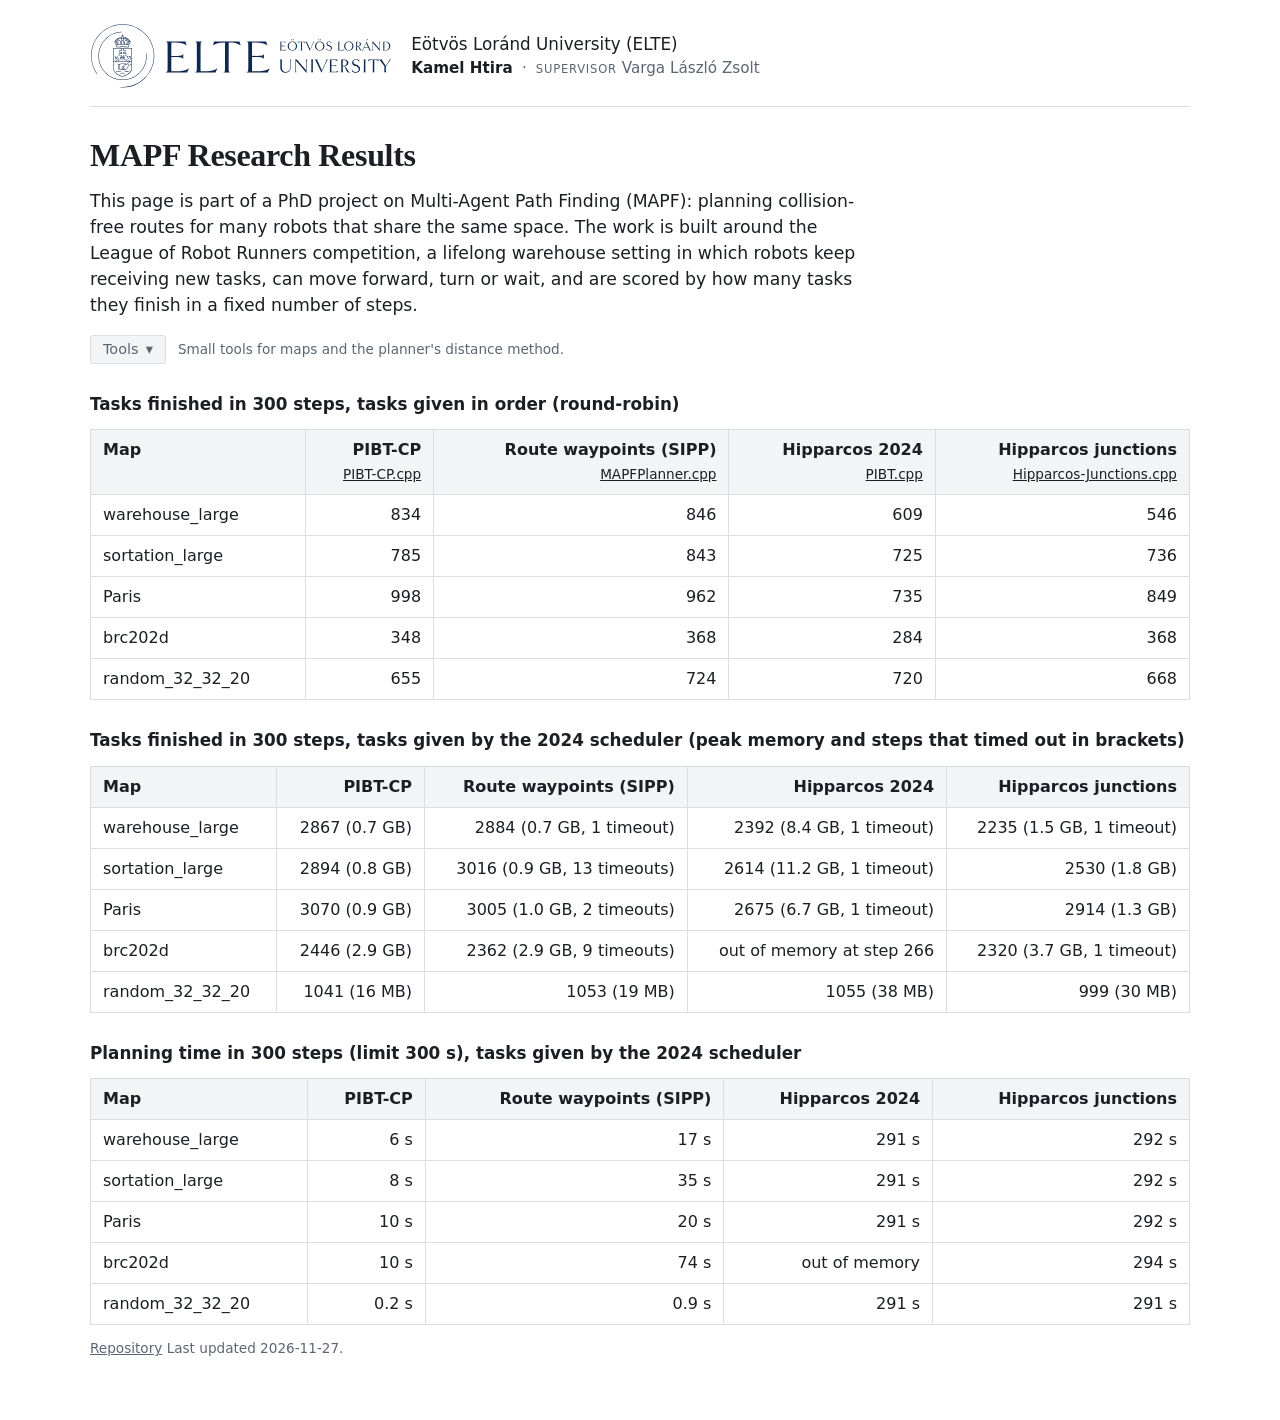
<file: index.html>
<!doctype html>
<html lang="en">
<head>
  <meta charset="utf-8">
  <meta name="viewport" content="width=device-width, initial-scale=1">
  <title>MAPF Research Results</title>
  <link rel="stylesheet" href="css/style.css">
</head>
<body>
  <main>
    <header id="masthead" class="masthead"></header>
    <h1 id="title"></h1>
    <p id="description" class="lead"></p>
    <p class="small toolbar"><span id="toolmenu"></span><span>Small tools for maps and the planner's distance method.</span></p>

    <section id="comparison">
      <h3>Tasks finished in 300 steps, tasks given in order (round-robin)</h3>
      <div class="table-wrap"><table>
        <thead><tr><th>Map</th><th class="num">PIBT-CP<br><a href="downloads/algorithms/PIBT-CP.cpp" download>PIBT-CP.cpp</a></th><th class="num">Route waypoints (SIPP)<br><a href="downloads/algorithms/waypoints_sipp_MAPFPlanner.cpp" download>MAPFPlanner.cpp</a></th><th class="num">Hipparcos 2024<br><a href="downloads/algorithms/hipparcos_PIBT.cpp" download>PIBT.cpp</a></th><th class="num">Hipparcos junctions<br><a href="downloads/algorithms/Hipparcos-Junctions.cpp" download>Hipparcos-Junctions.cpp</a></th></tr></thead>
        <tbody>
          <tr><td>warehouse_large</td><td class="num">834</td><td class="num">846</td><td class="num">609</td><td class="num">546</td></tr>
          <tr><td>sortation_large</td><td class="num">785</td><td class="num">843</td><td class="num">725</td><td class="num">736</td></tr>
          <tr><td>Paris</td><td class="num">998</td><td class="num">962</td><td class="num">735</td><td class="num">849</td></tr>
          <tr><td>brc202d</td><td class="num">348</td><td class="num">368</td><td class="num">284</td><td class="num">368</td></tr>
          <tr><td>random_32_32_20</td><td class="num">655</td><td class="num">724</td><td class="num">720</td><td class="num">668</td></tr>
        </tbody>
      </table></div>

      <h3>Tasks finished in 300 steps, tasks given by the 2024 scheduler (peak memory and steps that timed out in brackets)</h3>
      <div class="table-wrap"><table>
        <thead><tr><th>Map</th><th class="num">PIBT-CP</th><th class="num">Route waypoints (SIPP)</th><th class="num">Hipparcos 2024</th><th class="num">Hipparcos junctions</th></tr></thead>
        <tbody>
          <tr><td>warehouse_large</td><td class="num">2867 (0.7 GB)</td><td class="num">2884 (0.7 GB, 1 timeout)</td><td class="num">2392 (8.4 GB, 1 timeout)</td><td class="num">2235 (1.5 GB, 1 timeout)</td></tr>
          <tr><td>sortation_large</td><td class="num">2894 (0.8 GB)</td><td class="num">3016 (0.9 GB, 13 timeouts)</td><td class="num">2614 (11.2 GB, 1 timeout)</td><td class="num">2530 (1.8 GB)</td></tr>
          <tr><td>Paris</td><td class="num">3070 (0.9 GB)</td><td class="num">3005 (1.0 GB, 2 timeouts)</td><td class="num">2675 (6.7 GB, 1 timeout)</td><td class="num">2914 (1.3 GB)</td></tr>
          <tr><td>brc202d</td><td class="num">2446 (2.9 GB)</td><td class="num">2362 (2.9 GB, 9 timeouts)</td><td class="num">out of memory at step 266</td><td class="num">2320 (3.7 GB, 1 timeout)</td></tr>
          <tr><td>random_32_32_20</td><td class="num">1041 (16 MB)</td><td class="num">1053 (19 MB)</td><td class="num">1055 (38 MB)</td><td class="num">999 (30 MB)</td></tr>
        </tbody>
      </table></div>

      <h3>Planning time in 300 steps (limit 300 s), tasks given by the 2024 scheduler</h3>
      <div class="table-wrap"><table>
        <thead><tr><th>Map</th><th class="num">PIBT-CP</th><th class="num">Route waypoints (SIPP)</th><th class="num">Hipparcos 2024</th><th class="num">Hipparcos junctions</th></tr></thead>
        <tbody>
          <tr><td>warehouse_large</td><td class="num">6 s</td><td class="num">17 s</td><td class="num">291 s</td><td class="num">292 s</td></tr>
          <tr><td>sortation_large</td><td class="num">8 s</td><td class="num">35 s</td><td class="num">291 s</td><td class="num">292 s</td></tr>
          <tr><td>Paris</td><td class="num">10 s</td><td class="num">20 s</td><td class="num">291 s</td><td class="num">292 s</td></tr>
          <tr><td>brc202d</td><td class="num">10 s</td><td class="num">74 s</td><td class="num">out of memory</td><td class="num">294 s</td></tr>
          <tr><td>random_32_32_20</td><td class="num">0.2 s</td><td class="num">0.9 s</td><td class="num">291 s</td><td class="num">291 s</td></tr>
        </tbody>
      </table></div>
    </section>

    <p class="small"><a id="repo-link" href="#">Repository</a> <span id="updated"></span></p>

    <!-- earlier results page, hidden for now; the script fills it in as before -->
    <div id="earlier-results" hidden>
    <div id="tabs" class="tabs" role="tablist" aria-label="Map"></div>
    <p id="map-note" class="small"></p>
    <div id="metric" class="metric"><span class="small">Show</span></div>
    <p id="metric-note" class="small"></p>
    <div class="table-wrap"><table id="results"></table></div>

    <section id="experiments"></section>

    <p id="setup" class="small"></p>
    </div>
  </main>

  <noscript><p>This page needs JavaScript to show the results.</p></noscript>
  <script src="data/results.js"></script>
  <script src="data/timing.js"></script>
  <script src="data/experiments.js"></script>
  <script src="js/app.js"></script>
  <script src="js/toolmenu.js"></script>
</body>
</html>
</file>
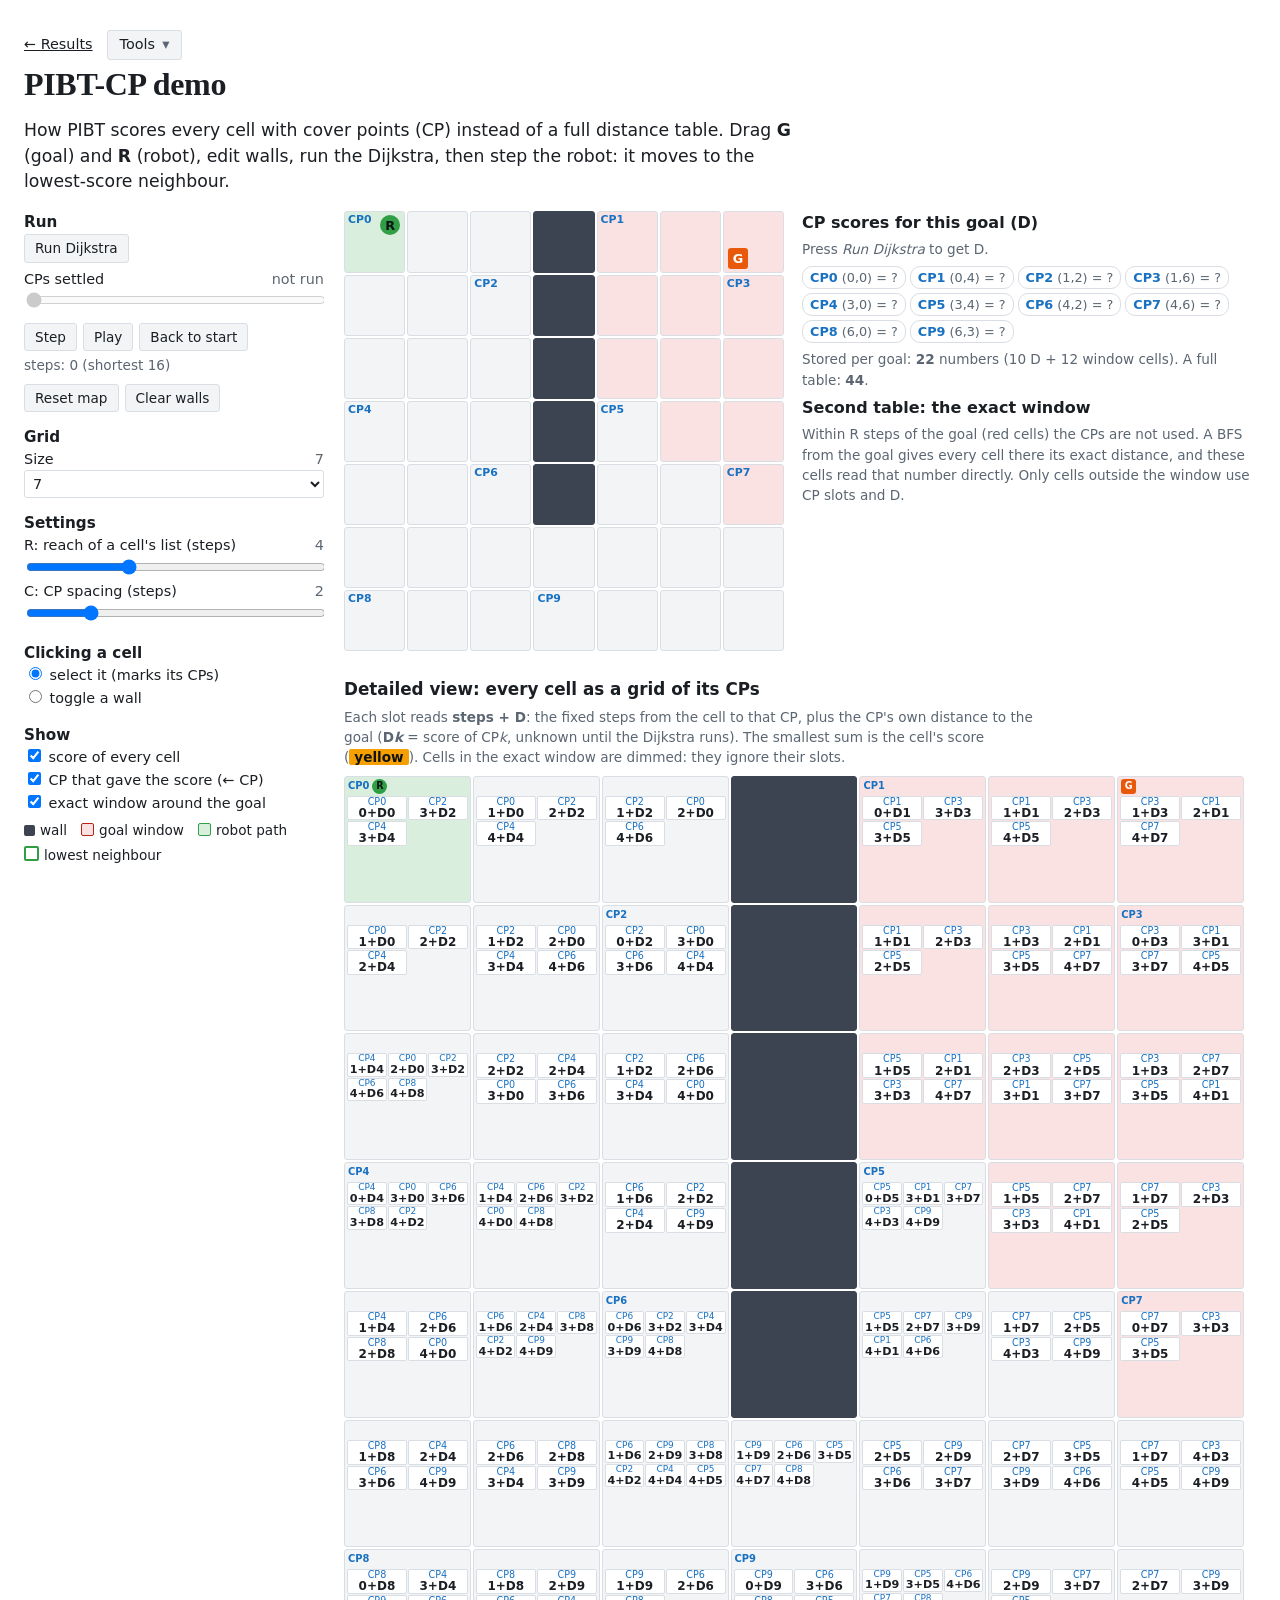
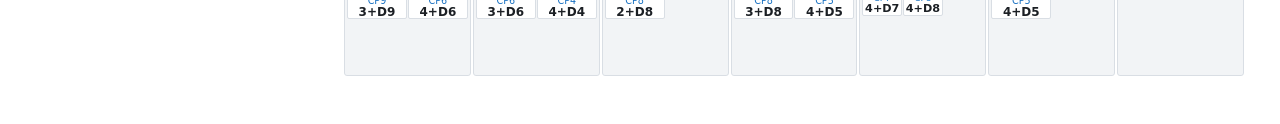
<file: tools/coverdemo.html>
<!doctype html>
<html lang="en">
<head>
  <meta charset="utf-8">
  <meta name="viewport" content="width=device-width, initial-scale=1">
  <title>PIBT-CP demo | MAPF Research Results</title>
  <link rel="stylesheet" href="../css/style.css">
  <link rel="stylesheet" href="../css/tools.css">
</head>
<body>
  <main class="wide">
    <p class="toolnav"><a href="../index.html">&larr; Results</a> <span id="toolmenu"></span></p>
    <h1>PIBT-CP demo</h1>
    <p class="lead">How PIBT scores every cell with cover points (CP) instead of a full distance table. Drag <strong>G</strong> (goal) and <strong>R</strong> (robot), edit walls, run the Dijkstra, then step the robot: it moves to the lowest-score neighbour.</p>

    <div class="tool">
      <div class="panel">
        <div>
          <h2>Run</h2>
          <div class="btns"><button id="run" type="button">Run Dijkstra</button></div>
          <label style="margin-top:6px">CPs settled <span class="val" id="dkv"></span><input id="dk" type="range" min="0" max="0" value="0" disabled></label>
          <div class="btns" style="margin-top:8px"><button id="step" type="button">Step</button><button id="play" type="button">Play</button><button id="home" type="button">Back to start</button></div>
          <p id="steps" class="small" style="margin:4px 0 0"></p>
          <p id="rnote" class="small" style="margin:2px 0 0"></p>
          <div class="btns" style="margin-top:8px"><button id="reset" type="button">Reset map</button><button id="clear" type="button">Clear walls</button></div>
        </div>
        <div>
          <h2>Grid</h2>
          <label>Size <span class="val" id="nv"></span>
            <select id="size" aria-label="Grid size"><option>5</option><option>6</option><option selected>7</option><option>8</option><option>9</option><option>10</option></select></label>
        </div>
        <div>
          <h2>Settings</h2>
          <label>R: reach of a cell's list (steps) <span class="val" id="rv"></span><input id="rr" type="range" min="1" max="10" value="4"></label>
          <label>C: CP spacing (steps) <span class="val" id="cv"></span><input id="cc" type="range" min="1" max="6" value="2"></label>
        </div>
        <div>
          <h2>Clicking a cell</h2>
          <label><input type="radio" name="mode" value="select" checked> select it (marks its CPs)</label>
          <label><input type="radio" name="mode" value="wall"> toggle a wall</label>
        </div>
        <div>
          <h2>Show</h2>
          <label><input id="show-scores" type="checkbox" checked> score of every cell</label>
          <label><input id="show-via" type="checkbox" checked> CP that gave the score (&larr; CP)</label>
          <label><input id="show-win" type="checkbox" checked> exact window around the goal</label>
          <div class="legend" style="margin-top:6px">
            <span><i class="k-wall"></i>wall</span><span><i class="k-win"></i>goal window</span>
            <span><i class="k-trail"></i>robot path</span><span><i class="k-best"></i>lowest neighbour</span>
          </div>
        </div>
      </div>

      <div>
        <div class="demo-top">
          <div class="gridwrap"><div id="grid" class="dgrid simple" role="grid" aria-label="Demo grid"></div></div>
          <div class="side">
            <h3>CP scores for this goal (D)</h3>
            <p id="dnote" class="small"></p>
            <div id="darray" class="chips"></div>
            <p id="nums" class="small"></p>
            <h3>Second table: the exact window</h3>
            <p class="small">Within R steps of the goal (red cells) the CPs are not used. A BFS from the goal gives every cell there its exact distance, and these cells read that number directly. Only cells outside the window use CP slots and D.</p>
          </div>
        </div>

        <h2 class="dh">Detailed view: every cell as a grid of its CPs</h2>
        <p class="small keyline">Each slot reads <strong>steps + D</strong>: the fixed steps from the cell to that CP, plus the CP's own distance to the goal (<strong>D<i>k</i></strong> = score of CP<i>k</i>, unknown until the Dijkstra runs). The smallest sum is the cell's score (<span class="kslot">yellow</span>). Cells in the exact window are dimmed: they ignore their slots.</p>
        <div class="gridwrap wide2"><div id="grid2" class="dgrid detail" role="grid" aria-label="Detailed grid"></div></div>
      </div>
    </div>
  </main>
  <div id="ghost" class="ghost" hidden></div>
  <script src="../js/toolmenu.js"></script>
  <script src="../js/coverdemo.js"></script>
</body>
</html>
</file>
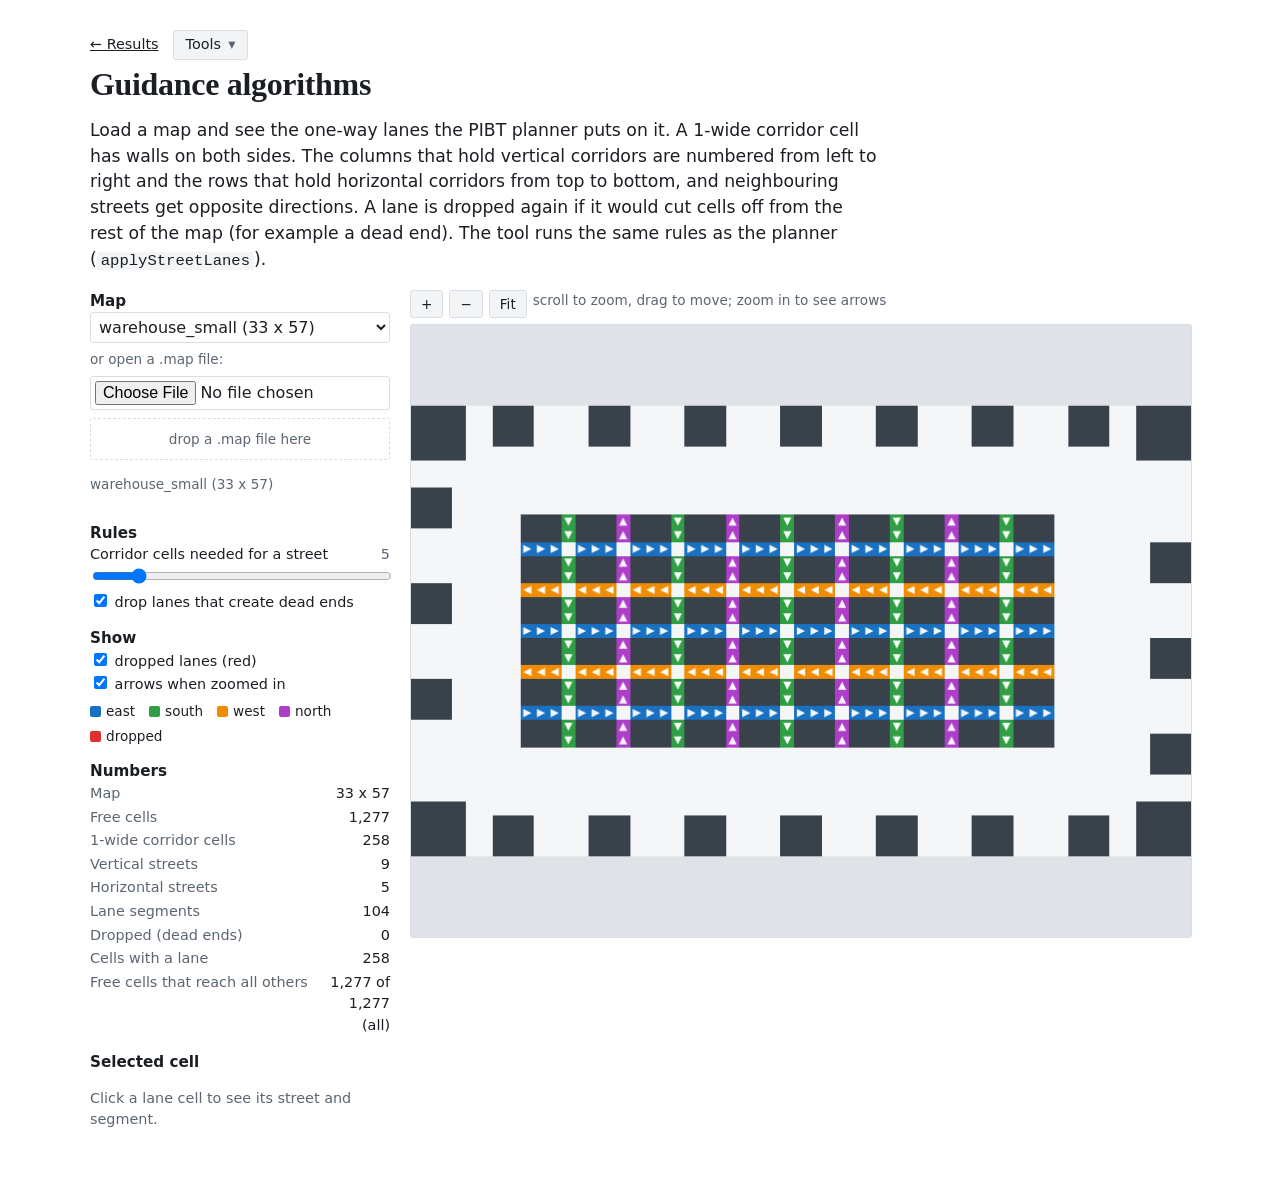
<file: tools/lanes.html>
<!doctype html>
<html lang="en">
<head>
  <meta charset="utf-8">
  <meta name="viewport" content="width=device-width, initial-scale=1">
  <title>Guidance algorithms | MAPF Research Results</title>
  <link rel="stylesheet" href="../css/style.css">
  <link rel="stylesheet" href="../css/tools.css">
</head>
<body>
  <main>
    <p class="toolnav"><a href="../index.html">&larr; Results</a> <span id="toolmenu"></span></p>
    <h1>Guidance algorithms</h1>
    <p class="lead">Load a map and see the one-way lanes the PIBT planner puts on it. A 1-wide corridor cell has walls on both sides. The columns that hold vertical corridors are numbered from left to right and the rows that hold horizontal corridors from top to bottom, and neighbouring streets get opposite directions. A lane is dropped again if it would cut cells off from the rest of the map (for example a dead end). The tool runs the same rules as the planner (<code>applyStreetLanes</code>).</p>

    <div class="tool">
      <div class="panel">
        <div>
          <h2>Map</h2>
          <select id="sample" aria-label="Sample map"></select>
          <p class="small" style="margin:6px 0">or open a .map file:</p>
          <input id="file" type="file" accept=".map,.txt">
          <div id="drop" class="drop" style="margin-top:8px">drop a .map file here</div>
          <p id="status" class="small"></p>
        </div>
        <div>
          <h2>Rules</h2>
          <label>Corridor cells needed for a street <span class="val" id="mv"></span><input id="min" type="range" min="1" max="30" value="5"></label>
          <label><input id="prune" type="checkbox" checked> drop lanes that create dead ends</label>
        </div>
        <div>
          <h2>Show</h2>
          <label><input id="show-dropped" type="checkbox" checked> dropped lanes (red)</label>
          <label><input id="show-arrows" type="checkbox" checked> arrows when zoomed in</label>
          <div class="legend" style="margin-top:6px">
            <span><i style="background:#1971c2"></i>east</span><span><i style="background:#2f9e44"></i>south</span>
            <span><i style="background:#f08c00"></i>west</span><span><i style="background:#ae3ec9"></i>north</span>
            <span><i style="background:#e03131"></i>dropped</span>
          </div>
        </div>
        <div>
          <h2>Numbers</h2>
          <dl class="stats" id="stats"></dl>
        </div>
        <div>
          <h2>Selected cell</h2>
          <p id="info" class="info small">Click a lane cell to see its street and segment.</p>
        </div>
      </div>
      <div>
        <div class="btns" style="margin-bottom:6px"><button id="zin" type="button">+</button><button id="zout" type="button">&minus;</button><button id="fit" type="button">Fit</button><span class="small">scroll to zoom, drag to move; zoom in to see arrows</span></div>
        <div class="stage"><canvas id="canvas"></canvas><div id="hover" class="hover" hidden></div></div>
      </div>
    </div>
  </main>
  <script src="../js/toolmenu.js"></script>
  <script src="../js/maptools.js"></script>
  <script src="../js/lanes.js"></script>
</body>
</html>
</file>
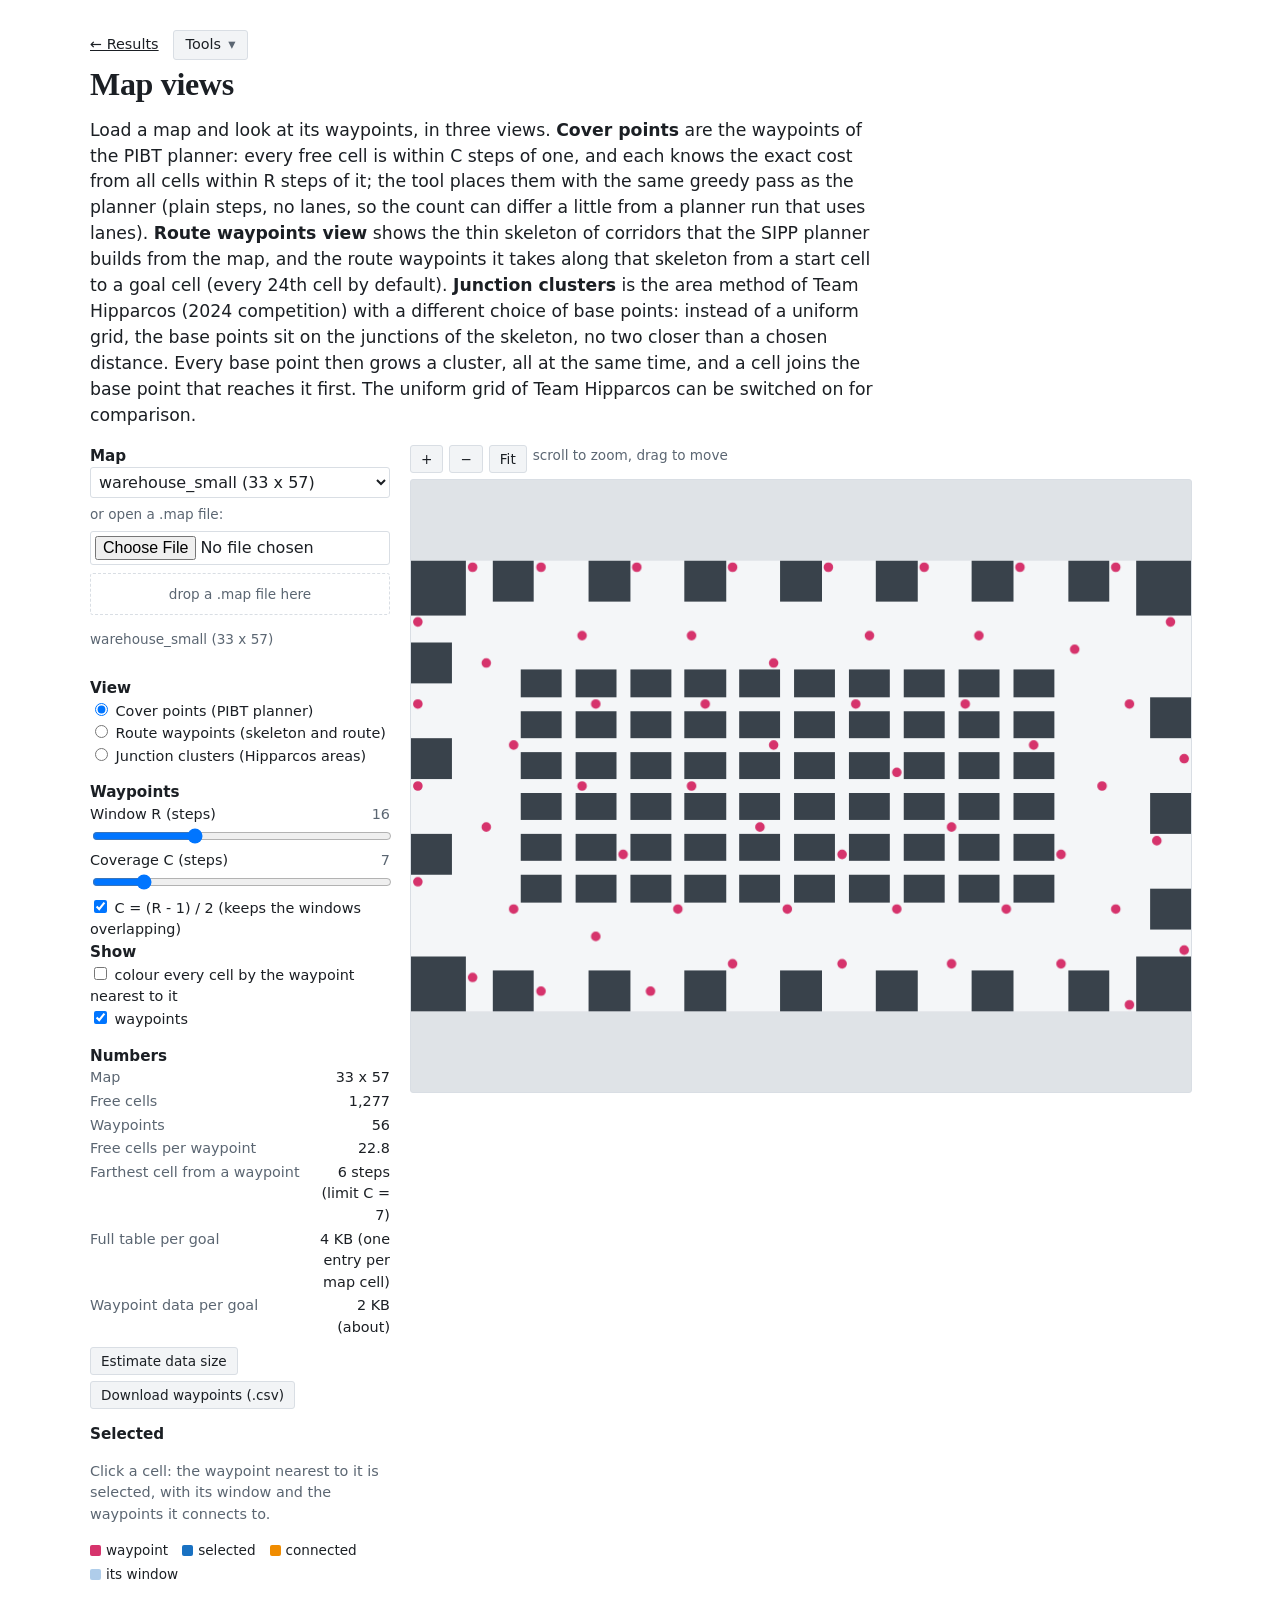
<file: tools/waypoints.html>
<!doctype html>
<html lang="en">
<head>
  <meta charset="utf-8">
  <meta name="viewport" content="width=device-width, initial-scale=1">
  <title>Map views | MAPF Research Results</title>
  <link rel="stylesheet" href="../css/style.css">
  <link rel="stylesheet" href="../css/tools.css">
</head>
<body>
  <main>
    <p class="toolnav"><a href="../index.html">&larr; Results</a> <span id="toolmenu"></span></p>
    <h1>Map views</h1>
    <p class="lead">Load a map and look at its waypoints, in three views. <strong>Cover points</strong> are the waypoints of the PIBT planner: every free cell is within C steps of one, and each knows the exact cost from all cells within R steps of it; the tool places them with the same greedy pass as the planner (plain steps, no lanes, so the count can differ a little from a planner run that uses lanes). <strong>Route waypoints view</strong> shows the thin skeleton of corridors that the SIPP planner builds from the map, and the route waypoints it takes along that skeleton from a start cell to a goal cell (every 24th cell by default). <strong>Junction clusters</strong> is the area method of Team Hipparcos (2024 competition) with a different choice of base points: instead of a uniform grid, the base points sit on the junctions of the skeleton, no two closer than a chosen distance. Every base point then grows a cluster, all at the same time, and a cell joins the base point that reaches it first. The uniform grid of Team Hipparcos can be switched on for comparison.</p>

    <div class="tool">
      <div class="panel">
        <div>
          <h2>Map</h2>
          <select id="sample" aria-label="Sample map"></select>
          <p class="small" style="margin:6px 0">or open a .map file:</p>
          <input id="file" type="file" accept=".map,.txt">
          <div id="drop" class="drop" style="margin-top:8px">drop a .map file here</div>
          <p id="status" class="small"></p>
        </div>
        <div>
          <h2>View</h2>
          <label><input type="radio" name="mode" value="cover" checked> Cover points (PIBT planner)</label>
          <label><input type="radio" name="mode" value="sup"> Route waypoints (skeleton and route)</label>
          <label><input type="radio" name="mode" value="graph"> Junction clusters (Hipparcos areas)</label>
          <label style="display:none"><input type="radio" name="mode" value="dyn"> Dynamic cover points (denser at junctions, sparser in open areas)</label>
        </div>
        <div id="cover-panel">
        <div>
          <h2>Waypoints</h2>
          <label>Window R (steps) <span class="val" id="rv"></span><input id="r" type="range" min="4" max="40" value="16"></label>
          <label>Coverage C (steps) <span class="val" id="cv"></span><input id="c" type="range" min="1" max="40" value="7"></label>
          <label><input id="auto" type="checkbox" checked> C = (R - 1) / 2 (keeps the windows overlapping)</label>
        </div>
        <div>
          <h2>Show</h2>
          <label><input id="show-cov" type="checkbox"> colour every cell by the waypoint nearest to it</label>
          <label><input id="show-wp" type="checkbox" checked> waypoints</label>
        </div>
        </div>
        <div id="dyn-panel" hidden>
          <h2>Dynamic density</h2>
          <p class="small" style="margin:0 0 6px">C is the default radius. Each rule changes the radius a point covers, in percent of C. The radius never goes above R / 2 (neighbouring points must stay within R of each other) or below 2.</p>
          <label><input id="d-seed" type="checkbox" checked> a point on every junction of the skeleton</label>
          <label>Dense zone around junctions (steps) <span class="val" id="dzv"></span><input id="d-zone" type="range" min="0" max="16" value="6"></label>
          <label>Radius in that zone (% of C) <span class="val" id="djv"></span><input id="d-juncp" type="range" min="30" max="100" value="50"></label>
          <label><input id="d-wall" type="checkbox" checked> denser at thin walls (cells whose nearby cells need a detour)</label>
          <label>Radius there (% of C) <span class="val" id="dwv"></span><input id="d-wallp" type="range" min="30" max="100" value="60"></label>
          <label>Open area: clearance from obstacles at least <span class="val" id="dcv"></span><input id="d-opencl" type="range" min="2" max="8" value="4"></label>
          <label>Radius in open areas (% of C) <span class="val" id="dov"></span><input id="d-openp" type="range" min="100" max="300" value="160"></label>
          <label>Radius in corridors (% of C) <span class="val" id="dkv"></span><input id="d-corrp" type="range" min="100" max="250" value="130"></label>
        </div>
        <div id="sup-panel" hidden>
          <h2>Skeleton and route</h2>
          <label>Waypoint step (cells) <span class="val" id="sv"></span><input id="step" type="range" min="8" max="48" value="24"></label>
          <label><input id="show-skel" type="checkbox" checked> skeleton (what stays of the map)</label>
          <label><input id="show-route" type="checkbox" checked> route and waypoints</label>
          <div class="btns" style="margin-top:6px"><button id="clear-route" type="button">Clear route</button></div>
        </div>
        <div id="graph-panel" hidden>
          <h2>Junction clusters</h2>
          <label>Base points <select id="g-base"><option value="junction">junctions of the skeleton</option><option value="uniform">uniform grid (Team Hipparcos)</option></select></label>
          <div id="g-junc-opts">
            <label>Skeleton step (cells) <span class="val" id="gsv"></span><input id="gstep" type="range" min="8" max="48" value="24"></label>
            <label>Minimum distance between base points (steps) <span class="val" id="gmv"></span><input id="gmin" type="range" min="1" max="40" value="10"></label>
            <label><input id="gdead" type="checkbox"> dead ends of the skeleton are base points too</label>
          </div>
          <div id="g-uni-opts" hidden>
            <label>Grid spacing (cells) <span class="val" id="gpv"></span><input id="gspace" type="range" min="3" max="40" value="5"></label>
          </div>
          <label><input id="g-areas" type="checkbox" checked> colour the clusters</label>
          <label><input id="g-skel" type="checkbox" checked> skeleton cells (faint)</label>
          <label><input id="g-nodes" type="checkbox" checked> base points</label>
        </div>
        <div>
          <h2>Numbers</h2>
          <dl class="stats" id="stats"></dl>
          <div class="btns" style="margin-top:8px"><button id="estimate" type="button">Estimate data size</button><button id="measure" type="button" style="display:none">Measure distance error</button><button id="csv" type="button">Download waypoints (.csv)</button></div>
        </div>
        <div>
          <h2>Selected</h2>
          <p id="info" class="info small">Click a cell: the waypoint nearest to it is selected, with its window and the waypoints it connects to.</p>
          <div id="cover-legend" class="legend"><span><i style="background:#d6336c"></i>waypoint</span><span><i style="background:#1971c2"></i>selected</span><span><i style="background:#f08c00"></i>connected</span><span><i style="background:rgba(25,113,194,.35)"></i>its window</span></div>
          <div id="dyn-legend" class="legend" hidden><span><i style="background:#f08c00"></i>junction point</span><span><i style="background:#e8590c"></i>dense near junction</span><span><i style="background:#7048e8"></i>dense at thin wall</span><span><i style="background:#1971c2"></i>sparse, open area</span><span><i style="background:#12b886"></i>sparse, corridor</span><span><i style="background:#d6336c"></i>default</span><span><i style="background:#1971c2;outline:2px solid #f08c00"></i>selected</span></div>
          <div id="sup-legend" class="legend" hidden><span><i style="background:#12b886"></i>skeleton</span><span><i style="background:#f08c00"></i>route</span><span><i style="background:#d6336c"></i>waypoint</span><span><i style="background:#2f9e44"></i>start</span><span><i style="background:#e03131"></i>goal</span></div>
          <div id="graph-legend" class="legend" hidden><span><i style="background:#c2255c"></i>base point</span><span><i style="background:#1971c2"></i>selected cluster</span><span><i style="background:#f08c00"></i>neighbour cluster</span><span><i style="background:#ffc9c9"></i>in no cluster</span></div>
        </div>
      </div>
      <div>
        <div class="btns" style="margin-bottom:6px"><button id="zin" type="button">+</button><button id="zout" type="button">&minus;</button><button id="fit" type="button">Fit</button><span class="small">scroll to zoom, drag to move</span></div>
        <div class="stage"><canvas id="canvas"></canvas><div id="hover" class="hover" hidden></div></div>
      </div>
    </div>
  </main>
  <script src="../js/toolmenu.js"></script>
  <script src="../js/maptools.js"></script>
  <script src="../js/skeleton.js"></script>
  <script src="../js/waypoints.js"></script>
</body>
</html>
</file>
<file: css/style.css>
:root {
  --bg: #ffffff;
  --text: #1b1f24;
  --muted: #5b6672;
  --line: #d9dee4;
  --head: #f2f4f6;
  --up: #157347;
  --down: #b42318;
}
@media (prefers-color-scheme: dark) {
  :root {
    --bg: #101418;
    --text: #e6e9ed;
    --muted: #9aa5b1;
    --line: #2b333c;
    --head: #1a2027;
    --up: #5fd39a;
    --down: #ff8b7f;
  }
}

body { margin: 0; background: var(--bg); color: var(--text); font: 16px/1.5 system-ui, -apple-system, "Segoe UI", sans-serif; }
main { max-width: 1100px; margin: 0 auto; padding: 24px 24px 48px; }
h1 { font-family: "Iowan Old Style", "Palatino Linotype", Palatino, Georgia, serif; font-size: 2rem; font-weight: 600; letter-spacing: -0.01em; margin: 0 0 4px; }

/* who is behind the page: logo, university, author, supervisor */
.masthead { display: flex; align-items: center; gap: 18px; padding-bottom: 18px; margin-bottom: 24px; border-bottom: 1px solid var(--line); }
.masthead:empty { display: none; }
.logo { height: 64px; width: auto; display: block; }
.who p { margin: 0; }
.uni { font-size: 1.05rem; }
.people { margin-top: 2px; color: var(--muted); font-size: 0.95rem; }
.author { color: var(--text); font-weight: 600; }
.supervisor::before { content: "\00B7"; margin: 0 0.6em; }
.supervisor .label { font-size: 0.72rem; letter-spacing: 0.07em; text-transform: uppercase; }
@media (prefers-color-scheme: dark) {
  .logo { background: #fff; padding: 6px; border-radius: 3px; }
}
@media (max-width: 560px) {
  .masthead { gap: 12px; }
  .logo { height: 48px; }
  .supervisor { display: block; }
  .supervisor::before { display: none; }
}
h2 { font-size: 1.1rem; margin: 28px 0 4px; }
a { color: inherit; }
code { font-family: ui-monospace, Consolas, monospace; font-size: 0.9em; background: var(--head); padding: 0 4px; }
.small { font-size: 0.85rem; color: var(--muted); }
.lead { font-size: 1.08rem; max-width: 72ch; margin: 10px 0 16px; }
.lead:empty { display: none; }

/* one tab per map */
.tabs { display: flex; flex-wrap: wrap; gap: 2px; margin-top: 18px; border-bottom: 1px solid var(--line); }
.tabs[hidden] { display: none; }
.tab { all: unset; cursor: pointer; padding: 7px 14px; color: var(--muted); border-bottom: 2px solid transparent; margin-bottom: -1px; }
.tab:hover { color: var(--text); }
.tab[aria-selected="true"] { color: var(--text); font-weight: 600; border-bottom-color: currentColor; }
.tab:focus-visible { outline: 2px solid currentColor; outline-offset: -2px; }
#map-note { margin: 8px 0 0; min-height: 1.4em; }
.metric { display: flex; align-items: center; gap: 6px; margin-top: 10px; }
.metric[hidden] { display: none; }
.seg { all: unset; cursor: pointer; padding: 3px 12px; font-size: 0.9rem; color: var(--muted); border: 1px solid var(--line); border-radius: 3px; }
.seg:hover { color: var(--text); }
.seg[aria-pressed="true"] { color: var(--text); background: var(--head); font-weight: 600; }
.seg:focus-visible { outline: 2px solid currentColor; outline-offset: 2px; }
#metric-note { margin: 6px 0 0; }
#metric-note:empty { display: none; }
.table-wrap { overflow-x: auto; margin-top: 12px; }
table { border-collapse: collapse; width: 100%; }
th, td { border: 1px solid var(--line); padding: 8px 12px; text-align: left; vertical-align: top; }
thead th { background: var(--head); font-weight: 600; }
th small { display: block; font-weight: 400; color: var(--muted); }
th a { font-weight: 400; font-size: 0.85rem; white-space: nowrap; }
td.num, th.num { text-align: right; }

/* clickable rows: an algorithm (row) and a scenario inside it (srow) */
tr.row, tr.srow { cursor: pointer; }
tr.row:hover, tr.srow:hover { background: var(--head); }
tr.row button, tr.srow button { all: unset; cursor: pointer; font-weight: 600; }
tr.row button::before, tr.srow button::before {
  content: "\25B8";
  display: inline-block;
  width: 1.1em;
  color: var(--muted);
  transition: transform 0.25s ease;
}
tr.row button[aria-expanded="true"]::before, tr.srow button[aria-expanded="true"]::before { transform: rotate(90deg); }
tr.row button:focus-visible, tr.srow button:focus-visible { outline: 2px solid currentColor; outline-offset: 2px; }
.tagline { display: block; font-size: 0.85rem; color: var(--muted); }
.tag { display: inline-block; margin-left: 0.5em; padding: 0 0.45em; font-size: 0.75rem; letter-spacing: 0.02em; color: var(--muted); border: 1px solid currentColor; border-radius: 3px; vertical-align: 0.08em; }
.nruns { display: block; font-size: 0.75rem; color: var(--muted); font-style: italic; }
.mean { font-weight: 600; }
.delta { display: block; font-size: 0.85rem; color: var(--muted); }
.delta.up { color: var(--up); }
.delta.down { color: var(--down); }
.srow .delta { display: inline; margin-left: 0.5em; }

/* expand / collapse: the content sits in a grid whose single row animates between 0fr and 1fr.
   Child selectors keep an open outer row from opening the rows nested inside it. */
tr.detail > td { padding: 0; border-top: 0; border-bottom: 0; }
tr.detail.open > td { border-bottom: 1px solid var(--line); }
.expand { display: grid; grid-template-rows: 0fr; transition: grid-template-rows 0.3s ease; }
tr.detail.open > td > .expand { grid-template-rows: 1fr; }
.expand-inner { overflow: hidden; min-height: 0; }
.content { padding: 12px 16px 16px; opacity: 0; transition: opacity 0.25s ease; }
tr.detail.open > td > .expand > .expand-inner > .content { opacity: 1; }
.content p { margin: 0 0 8px; }
.content.sub { padding: 6px 0 10px 28px; }

.inner-wrap { overflow-x: auto; margin: 8px 0; }
.content.sub .inner-wrap { margin: 0; }
table.runs th, table.runs td { padding: 6px 12px; }
table.sub { width: auto; min-width: 420px; }
table.sub th, table.sub td { padding: 4px 12px; }

/* experiments section */
#experiments { margin-top: 40px; border-top: 1px solid var(--line); padding-top: 4px; }
#experiments h2 { font-size: 1.3rem; margin-top: 20px; }
#comparison h3, #experiments h3 { font-size: 1.05rem; margin: 28px 0 2px; }
.decisions { margin: 0 0 8px; padding-left: 1.2em; max-width: 80ch; }
.decisions li { margin-bottom: 4px; }
table.exp .delta { display: block; }
table.exp tr.key td { background: var(--head); }
.finding { margin: 8px 0 0; max-width: 80ch; }

@media (prefers-reduced-motion: reduce) {
  .expand, .content, tr.row button::before, tr.srow button::before { transition: none; }
}
/* the Tools menu (js/toolmenu.js) */
.toolmenu { position: relative; display: inline-block; }
.toolmenu > summary { list-style: none; cursor: pointer; padding: 3px 12px; font-size: 0.9rem; border: 1px solid var(--line); border-radius: 3px; background: var(--head); }
.toolmenu > summary::-webkit-details-marker { display: none; }
.toolmenu > summary::after { content: "\25BE"; margin-left: 0.5em; color: var(--muted); }
.toolmenu[open] > summary { background: var(--line); }
.toolmenu > summary:focus-visible { outline: 2px solid currentColor; outline-offset: 2px; }
.toolmenu-list { position: absolute; z-index: 20; left: 0; top: calc(100% + 4px); min-width: 300px; background: var(--bg); border: 1px solid var(--line); border-radius: 3px; box-shadow: 0 4px 14px rgba(0, 0, 0, 0.18); padding: 4px; }
.toolmenu-list a { display: block; padding: 6px 10px; text-decoration: none; border-radius: 3px; }
.toolmenu-list a:hover, .toolmenu-list a.here { background: var(--head); }
.toolmenu-list a strong { display: block; font-size: 0.95rem; }
.toolmenu-list a span { display: block; font-size: 0.8rem; color: var(--muted); }
.toolbar { display: flex; align-items: center; gap: 12px; flex-wrap: wrap; margin: 6px 0 0; }

@media (max-width: 560px) {
  main { padding: 16px 12px 32px; }
  h1 { font-size: 1.5rem; }
}
</file>
<file: css/tools.css>
/* the map tools (tools/waypoints.html, tools/lanes.html); colours come from css/style.css */
.tool { display: grid; grid-template-columns: 300px minmax(0, 1fr); gap: 20px; margin-top: 16px; align-items: start; }
@media (max-width: 800px) { .tool { grid-template-columns: 1fr; } }
.panel { display: flex; flex-direction: column; gap: 14px; }
.panel h2 { margin: 0; font-size: 0.95rem; }
.panel label { display: block; font-size: 0.9rem; }
.panel input[type=range] { width: 100%; }
.panel select, .panel input[type=file] { width: 100%; box-sizing: border-box; font: inherit; color: inherit; background: var(--bg); border: 1px solid var(--line); border-radius: 3px; padding: 4px; }
.drop { border: 1px dashed var(--line); border-radius: 3px; padding: 10px; text-align: center; font-size: 0.85rem; color: var(--muted); }
.drop.over { background: var(--head); color: var(--text); }
.val { float: right; font-variant-numeric: tabular-nums; color: var(--muted); }
.stats { margin: 0; display: grid; grid-template-columns: auto 1fr; gap: 2px 12px; font-size: 0.9rem; }
.stats dt { color: var(--muted); }
.stats dd { margin: 0; text-align: right; font-variant-numeric: tabular-nums; }
.bad { color: var(--down); }
.btns { display: flex; gap: 6px; flex-wrap: wrap; }
.btns button, .btn { font: inherit; font-size: 0.85rem; color: var(--text); background: var(--head); border: 1px solid var(--line); border-radius: 3px; padding: 3px 10px; cursor: pointer; }
.btns button:hover { background: var(--line); }
.stage { position: relative; }
#canvas { width: 100%; height: 68vh; min-height: 320px; display: block; border: 1px solid var(--line); border-radius: 3px; background: #dfe3e7; touch-action: none; cursor: grab; }
#canvas:active { cursor: grabbing; }
.hover { position: absolute; left: 8px; bottom: 8px; padding: 2px 8px; font-size: 0.8rem; background: rgba(255,255,255,0.88); color: #1b1f24; border-radius: 3px; pointer-events: none; }
.legend { display: flex; flex-wrap: wrap; gap: 4px 14px; font-size: 0.85rem; }
.legend[hidden] { display: none; }
.legend i { display: inline-block; width: 11px; height: 11px; border-radius: 2px; margin-right: 5px; vertical-align: -1px; }
.info { font-size: 0.9rem; min-height: 3.2em; }
.toolnav { margin: 6px 0 0; font-size: 0.9rem; display: flex; align-items: center; gap: 14px; flex-wrap: wrap; }

/* the cover point demo (tools/coverdemo.html) */
:root { --wallc: #3b4450; --cpc: #1971c2; --goalc: #e8590c; --robc: #2f9e44; --winbg: rgba(224, 49, 49, 0.14); --trailbg: rgba(47, 158, 68, 0.18); --hl: #f59f00; }
@media (prefers-color-scheme: dark) {
  :root { --wallc: #5b6672; --cpc: #74a9e8; --goalc: #ff922b; --robc: #69db7c; --winbg: rgba(255, 139, 127, 0.2); --trailbg: rgba(105, 219, 124, 0.18); --hl: #fcc419; }
}
main.wide { max-width: 1400px; }
.tool > * { min-width: 0; }
.demo-top { display: grid; grid-template-columns: minmax(300px, 440px) minmax(0, 1fr); gap: 18px; align-items: start; }
.demo-top > * { min-width: 0; }
@media (max-width: 1150px) { .demo-top { grid-template-columns: minmax(0, 1fr); } }
@media (min-width: 801px) { main.wide .panel { position: sticky; top: 8px; max-height: calc(100vh - 16px); overflow-y: auto; overflow-x: hidden; align-self: start; } }
@media (max-width: 700px) { .tool { grid-template-columns: minmax(0, 1fr); } .gridwrap { overflow-x: auto; } .dgrid { min-width: 640px; } }
.gridwrap { max-width: 780px; }
.gridwrap.wide2 { max-width: 900px; }
.side h3 { margin: 0 0 4px; font-size: 1rem; }
.side p { margin: 0 0 6px; }
.dh { margin: 26px 0 4px; font-size: 1.05rem; }
.keyline { max-width: 80ch; margin: 0 0 8px; }
.kslot { background: var(--hl); color: #101418; padding: 0 5px; border-radius: 2px; font-weight: 600; }
.chips { display: flex; flex-wrap: wrap; gap: 4px; margin: 6px 0; }
.chip { font-size: 0.8rem; padding: 1px 7px; border: 1px solid var(--line); border-radius: 10px; color: var(--muted); font-variant-numeric: tabular-nums; }
.chip.on { color: var(--text); background: var(--head); }
.chip b { color: var(--cpc); }

.dgrid { display: grid; gap: 2px; user-select: none; -webkit-user-select: none; }
.dc { position: relative; aspect-ratio: 1; background: var(--head); border: 1px solid var(--line); border-radius: 3px; display: flex; cursor: pointer; overflow: hidden; min-width: 0; }
.simple .dc { align-items: center; justify-content: center; }
.detail .dc { flex-direction: column; }
.dc.wall { background: var(--wallc); border-color: var(--wallc); }
.dc.win { background: var(--winbg); }
.dc.trail { background: var(--trailbg); }
.dc.sel { outline: 2px solid var(--text); outline-offset: -2px; }
.dc.inlist { box-shadow: inset 0 0 0 2px var(--cpc); }
.dc.nb { border-color: var(--muted); }
.dc.best { border: 2px solid var(--robc); }
.dc.drop { outline: 2px dashed var(--goalc); outline-offset: -3px; }

/* simple grid: the score of every cell */
.simple .dc .sc { font-size: clamp(0.95rem, 3.2vw, 1.6rem); font-weight: 600; font-variant-numeric: tabular-nums; }
.simple .dc .via { position: absolute; left: 50%; bottom: 2px; transform: translateX(-50%); font-size: 0.62rem; color: var(--muted); white-space: nowrap; }
.simple .dc .cptag { position: absolute; left: 3px; top: 2px; font-size: 0.68rem; line-height: 1.1; color: var(--cpc); font-weight: 600; white-space: nowrap; }
.simple .dc .cptag.inlist { background: var(--cpc); color: var(--bg); border-radius: 2px; padding: 0 2px; }
.simple .tok { position: absolute; display: flex; align-items: center; justify-content: center; width: 34%; aspect-ratio: 1; font-size: 0.8rem; font-weight: 700; color: #fff; cursor: grab; touch-action: none; z-index: 2; }
.simple .tok.goal { left: 4px; bottom: 3px; }
.simple .tok.robot { right: 4px; top: 3px; }

/* detailed grid: every cell as a grid of its cover points */
.detail .dc .hd { display: flex; align-items: center; gap: 3px; min-height: 17px; padding: 1px 3px 0; font-size: 0.62rem; line-height: 1.1; white-space: nowrap; overflow: hidden; }
.detail .dc .hd .tot { margin-left: auto; font-weight: 700; font-variant-numeric: tabular-nums; }
.detail .dc .cptag { color: var(--cpc); font-weight: 600; }
.detail .dc .cptag.inlist { background: var(--cpc); color: var(--bg); border-radius: 2px; padding: 0 2px; }
.dc .mg { flex: 1; display: grid; gap: 1px; padding: 1px 2px 2px; align-content: start; min-height: 0; line-height: 1.05; font-variant-numeric: tabular-nums; }
.dc .mg.ex { opacity: 0.5; }
.dc .sl { display: flex; flex-direction: column; align-items: center; justify-content: center; border: 1px solid var(--line); border-radius: 2px; background: var(--bg); min-width: 0; overflow: hidden; }
.dc .sl i { font-style: normal; color: var(--cpc); font-size: 0.8em; }
.dc .sl b { font-weight: 600; white-space: nowrap; }
.dc .sl.wn { background: var(--hl); color: #101418; border-color: var(--hl); }
.dc .sl.wn i { color: #101418; }
.detail .tok { display: inline-flex; align-items: center; justify-content: center; width: 15px; height: 15px; flex: none; font-size: 0.6rem; font-weight: 700; color: #fff; }
.tok.goal { background: var(--goalc); border-radius: 3px; }
.tok.robot { background: var(--robc); border-radius: 50%; color: #101418; }
.ghost { position: fixed; z-index: 50; width: 34px; height: 34px; margin: -17px 0 0 -17px; display: flex; align-items: center; justify-content: center; font-weight: 700; color: #fff; pointer-events: none; opacity: 0.9; }
.ghost[hidden] { display: none; }
.ghost.goal { background: var(--goalc); border-radius: 3px; }
.ghost.robot { background: var(--robc); border-radius: 50%; color: #101418; }
.k-wall { background: var(--wallc); } .k-win { background: var(--winbg); border: 1px solid var(--down); }
.k-trail { background: var(--trailbg); border: 1px solid var(--robc); } .k-best { border: 2px solid var(--robc); }
</file>
